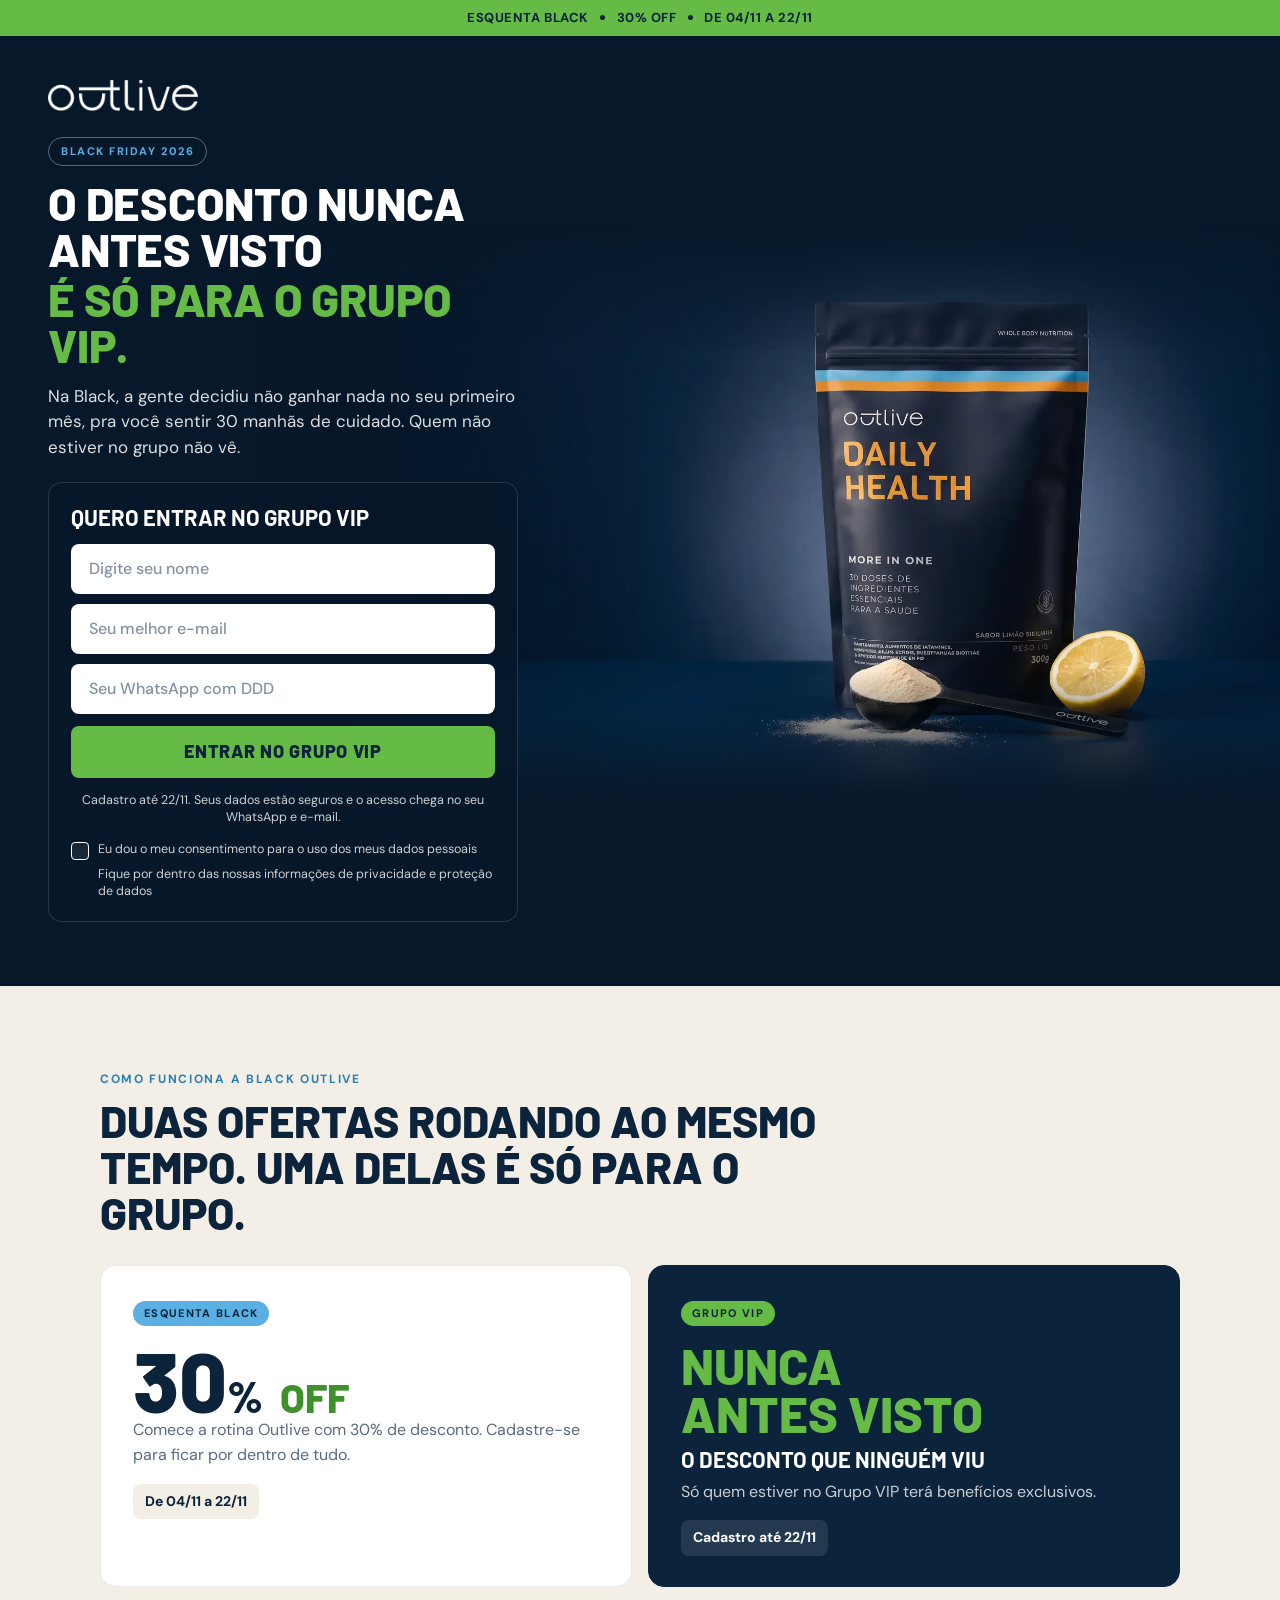
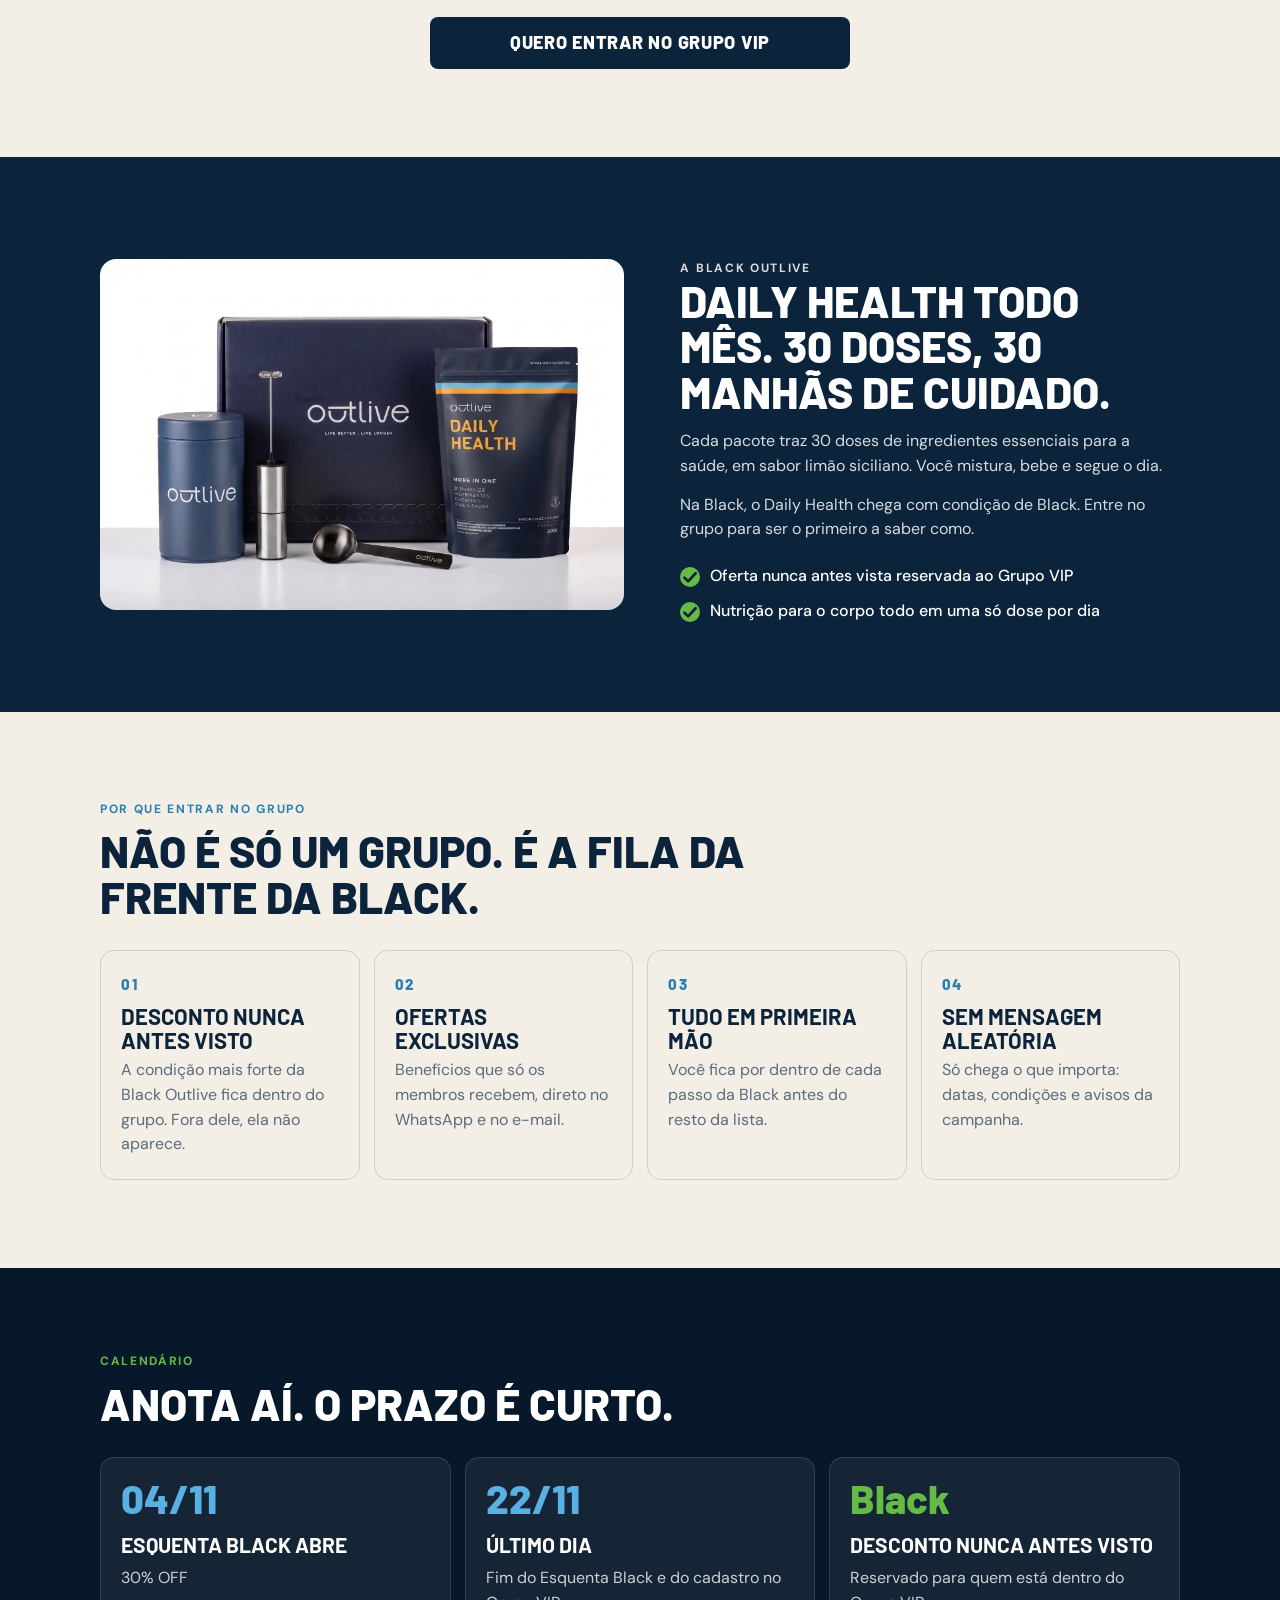
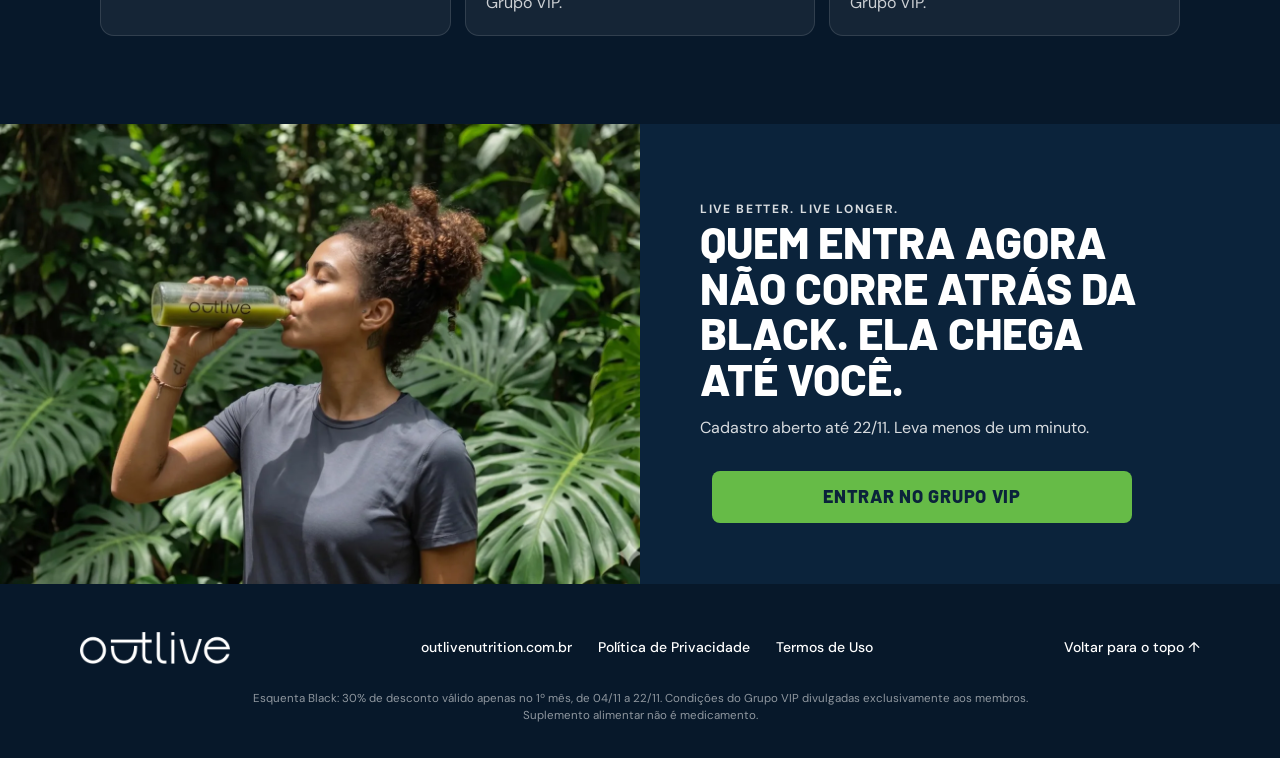
<file: index.html>
<!DOCTYPE html>
<html lang="pt-BR">
<head>
<meta charset="UTF-8">
<meta name="viewport" content="width=device-width, initial-scale=1.0">
<title>Outlive Nutrition | Black 2026 | Grupo VIP</title>
<meta name="description" content="Esquenta Black Outlive, de 04/11 a 22/11. Entre no Grupo VIP e fique com desconto nunca antes visto.">
<meta name="theme-color" content="#0B233B">
<link rel="icon" type="image/png" href="favicon.png">
<link rel="preconnect" href="https://fonts.googleapis.com">
<link rel="preconnect" href="https://fonts.gstatic.com" crossorigin>
<link href="https://fonts.googleapis.com/css2?family=Barlow:wght@600;700;800&family=DM+Sans:wght@400;500;700&display=swap" rel="stylesheet">
<link rel="stylesheet" href="style.css?v=1">
</head>
<body>

<div class="topbar">
  <p><strong>ESQUENTA BLACK</strong> <span class="topbar__dot"></span> 30% OFF <span class="topbar__dot"></span> de 04/11 a 22/11</p>
</div>

<header class="hero" id="top">
  <div class="hero__inner">
    <div class="hero__content">
      <img src="assets/outlive-logo-white.png" alt="Outlive" class="logo" width="700" height="146">

      <p class="eyebrow">Black Friday 2026</p>
      <h1 class="hero__title">
        O desconto nunca antes visto
        <span class="hero__title-hl">é só para o Grupo VIP.</span>
      </h1>

      <p class="hero__lead">
        Na Black, a gente decidiu não ganhar nada no seu primeiro mês, pra você sentir 30 manhãs de cuidado. Quem não estiver no grupo não vê.
      </p>

      <div class="hero__img-mobile">
        <img src="assets/hero-mobile.webp" alt="Outlive Daily Health, sabor limão siciliano, 300 g" width="1000" height="1000">
      </div>

      <div class="countdown" id="countdown" aria-live="off">
        <p class="countdown__label" id="countdown-label">O Esquenta Black começa em</p>
        <div class="countdown__grid">
          <div><span id="cd-d">00</span><small>dias</small></div>
          <div><span id="cd-h">00</span><small>horas</small></div>
          <div><span id="cd-m">00</span><small>min</small></div>
          <div><span id="cd-s">00</span><small>seg</small></div>
        </div>
      </div>

      <form class="vip-form" id="vip-form" novalidate>
        <p class="vip-form__title">Quero entrar no Grupo VIP</p>
        <div class="field">
          <input type="text" id="name" name="name" placeholder="Digite seu nome" autocomplete="name" required>
        </div>
        <div class="field">
          <input type="email" id="email" name="email" placeholder="Seu melhor e-mail" autocomplete="email" required>
        </div>
        <div class="field">
          <input type="tel" id="whatsapp" name="whatsapp" placeholder="Seu WhatsApp com DDD" autocomplete="tel" inputmode="tel" required>
        </div>

        <button type="submit" class="btn-cta" id="submit-btn">
          <span class="btn-cta__label">ENTRAR NO GRUPO VIP</span>
        </button>

        <p class="form__note">Cadastro até 22/11. Seus dados estão seguros e o acesso chega no seu WhatsApp e e-mail.</p>

        <label class="consent">
          <input type="checkbox" id="consent" name="consent" required>
          <span class="consent__box" aria-hidden="true"></span>
          <span>Eu dou o meu consentimento para o uso dos meus dados pessoais</span>
        </label>

        <a href="politica-privacidade.html" class="privacy-link">Fique por dentro das nossas informações de privacidade e proteção de dados</a>

        <p class="form__status" id="form-status" role="status" aria-live="polite"></p>
      </form>

      <div class="success" id="success" hidden>
        <p class="success__tag">Cadastro confirmado</p>
        <h2>Você está na lista VIP.</h2>
        <p id="success-text">Em instantes você recebe o acesso ao Grupo VIP no seu WhatsApp e e-mail. Fica de olho: o desconto nunca antes visto vai primeiro para o grupo.</p>
        <a href="#" class="btn-cta btn-cta--orange" id="success-btn" hidden>ENTRAR NO GRUPO AGORA</a>
      </div>
    </div>
  </div>
</header>

<main>

  <!-- Duas formas de entrar na Black -->
  <section class="offers">
    <div class="wrap">
      <p class="kicker">Como funciona a Black Outlive</p>
      <h2 class="h2">Duas ofertas rodando ao mesmo tempo. Uma delas é só para o grupo.</h2>

      <div class="offers__grid">
        <article class="card card--esquenta">
          <span class="card__badge">Esquenta Black</span>
          <p class="card__big">30<small>%</small> <em>OFF</em></p>
          <p>Comece a rotina Outlive com 30% de desconto. Cadastre-se para ficar por dentro de tudo.</p>
          <p class="card__date">De 04/11 a 22/11</p>
        </article>

        <article class="card card--vip">
          <span class="card__badge card__badge--orange">Grupo VIP</span>
          <p class="card__big card__big--text">Nunca<br>antes visto</p>
          <h3>O desconto que ninguém viu</h3>
          <p>Só quem estiver no Grupo VIP terá benefícios exclusivos.</p>
          <p class="card__date">Cadastro até 22/11</p>
        </article>
      </div>

      <a href="#top" class="btn-cta btn-cta--orange btn-cta--inline" data-scroll-to="name">QUERO ENTRAR NO GRUPO VIP</a>
    </div>
  </section>

  <!-- Assinatura -->
  <section class="sub">
    <div class="wrap sub__inner">
      <div class="sub__img">
        <img src="assets/kit.webp" alt="Kit Outlive com lata, mixer, medidor e Daily Health sabor limão siciliano" width="1600" height="1073" loading="lazy">
      </div>
      <div class="sub__text">
        <p class="kicker kicker--orange">A Black Outlive</p>
        <h2 class="h2 h2--light">Daily Health todo mês. 30 doses, 30 manhãs de cuidado.</h2>
        <p>Cada pacote traz 30 doses de ingredientes essenciais para a saúde, em sabor limão siciliano. Você mistura, bebe e segue o dia.</p>
        <p>Na Black, o Daily Health chega com condição de Black. Entre no grupo para ser o primeiro a saber como.</p>
        <ul class="ticks">
          <li>Oferta nunca antes vista reservada ao Grupo VIP</li>
          <li>Nutrição para o corpo todo em uma só dose por dia</li>
        </ul>
      </div>
    </div>
  </section>

  <!-- Benefícios do grupo -->
  <section class="perks">
    <div class="wrap">
      <p class="kicker">Por que entrar no grupo</p>
      <h2 class="h2">Não é só um grupo. É a fila da frente da Black.</h2>

      <div class="perks__grid">
        <div class="perk">
          <span class="perk__n">01</span>
          <h3>Desconto nunca antes visto</h3>
          <p>A condição mais forte da Black Outlive fica dentro do grupo. Fora dele, ela não aparece.</p>
        </div>
        <div class="perk">
          <span class="perk__n">02</span>
          <h3>Ofertas exclusivas</h3>
          <p>Benefícios que só os membros recebem, direto no WhatsApp e no e-mail.</p>
        </div>
        <div class="perk">
          <span class="perk__n">03</span>
          <h3>Tudo em primeira mão</h3>
          <p>Você fica por dentro de cada passo da Black antes do resto da lista.</p>
        </div>
        <div class="perk">
          <span class="perk__n">04</span>
          <h3>Sem mensagem aleatória</h3>
          <p>Só chega o que importa: datas, condições e avisos da campanha.</p>
        </div>
      </div>
    </div>
  </section>

  <!-- Linha do tempo -->
  <section class="timeline">
    <div class="wrap">
      <p class="kicker kicker--orange">Calendário</p>
      <h2 class="h2 h2--light">Anota aí. O prazo é curto.</h2>

      <ol class="steps">
        <li>
          <span class="steps__date">04/11</span>
          <h3>Esquenta Black abre</h3>
          <p>30% OFF</p>
        </li>
        <li>
          <span class="steps__date">22/11</span>
          <h3>Último dia</h3>
          <p>Fim do Esquenta Black e do cadastro no Grupo VIP.</p>
        </li>
        <li>
          <span class="steps__date steps__date--orange">Black</span>
          <h3>Desconto nunca antes visto</h3>
          <p>Reservado para quem está dentro do Grupo VIP.</p>
        </li>
      </ol>
    </div>
  </section>

  <!-- CTA final -->
  <section class="final">
    <div class="final__img">
      <img src="assets/lifestyle.webp" alt="Mulher bebendo Outlive em meio à natureza" width="1400" height="934" loading="lazy">
    </div>
    <div class="final__text">
      <p class="kicker kicker--orange">Live better. Live longer.</p>
      <h2 class="h2 h2--light">Quem entra agora não corre atrás da Black. Ela chega até você.</h2>
      <p>Cadastro aberto até 22/11. Leva menos de um minuto.</p>
      <a href="#top" class="btn-cta btn-cta--orange btn-cta--inline" data-scroll-to="name">ENTRAR NO GRUPO VIP</a>
    </div>
  </section>

</main>

<footer class="site-footer">
  <div class="footer__inner">
    <img src="assets/outlive-logo-white.png" alt="Outlive" class="logo logo--footer" width="700" height="146">
    <nav class="footer__links">
      <a href="https://outlivenutrition.com.br" target="_blank" rel="noopener">outlivenutrition.com.br</a>
      <a href="politica-privacidade.html">Política de Privacidade</a>
      <a href="politica-privacidade.html">Termos de Uso</a>
    </nav>
    <a href="#top" class="back-to-top">Voltar para o topo <span aria-hidden="true">&uarr;</span></a>
  </div>
  <p class="footer__legal">Esquenta Black: 30% de desconto válido apenas no 1º mês, de 04/11 a 22/11. Condições do Grupo VIP divulgadas exclusivamente aos membros. Suplemento alimentar não é medicamento.</p>
</footer>

<script src="script.js?v=1"></script>
</body>
</html>
</file>
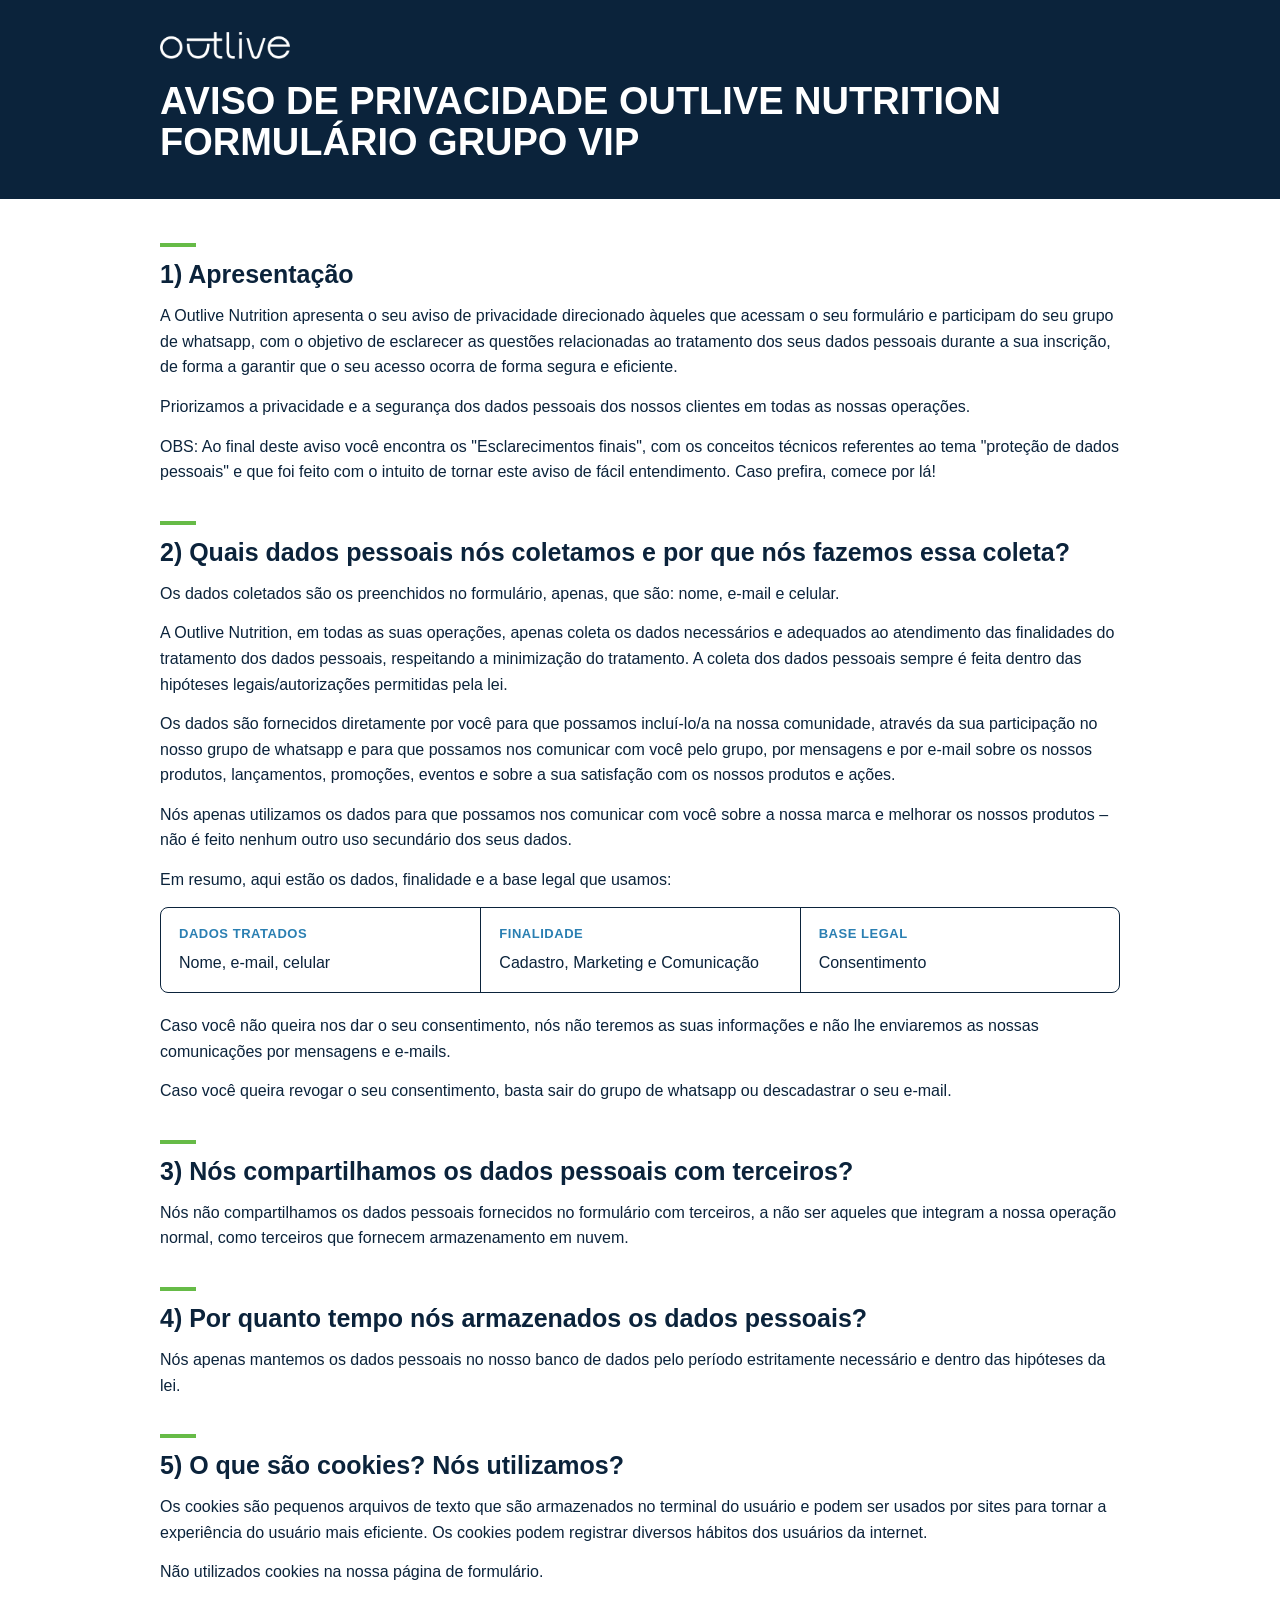
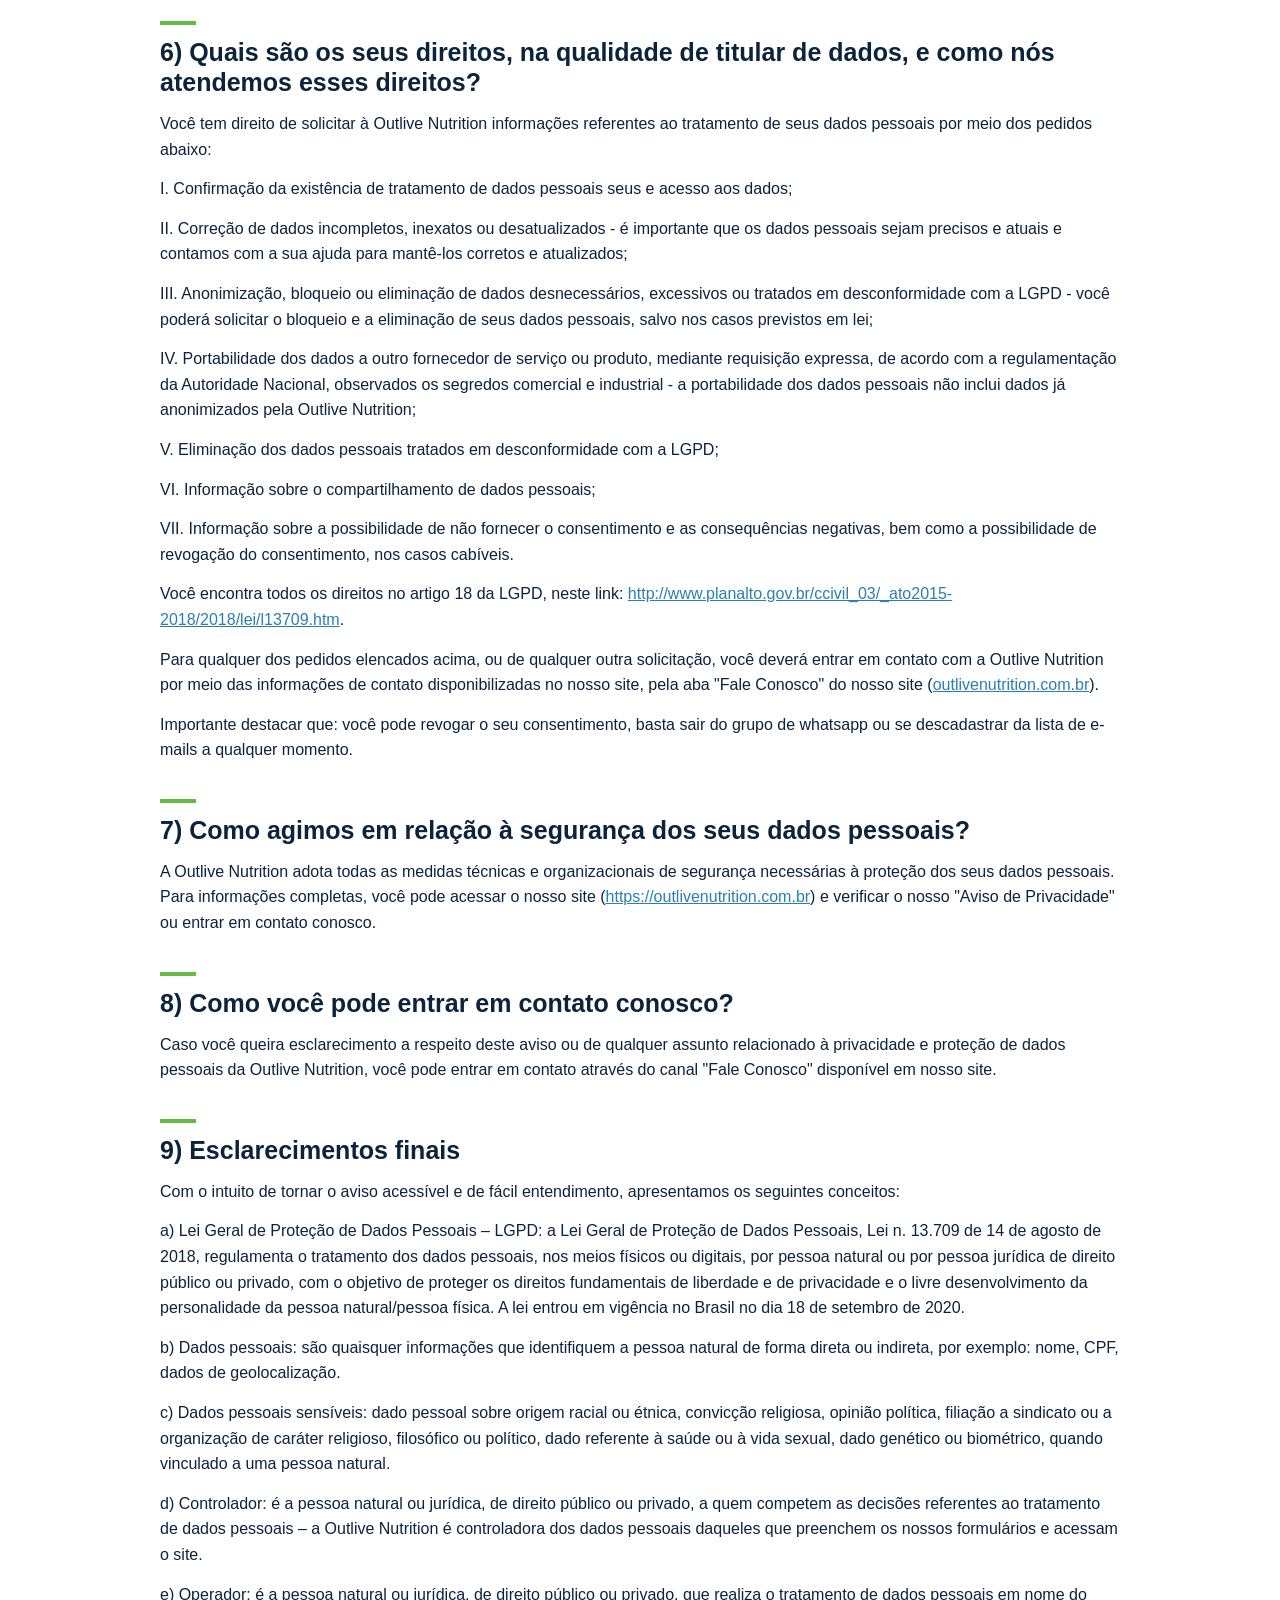
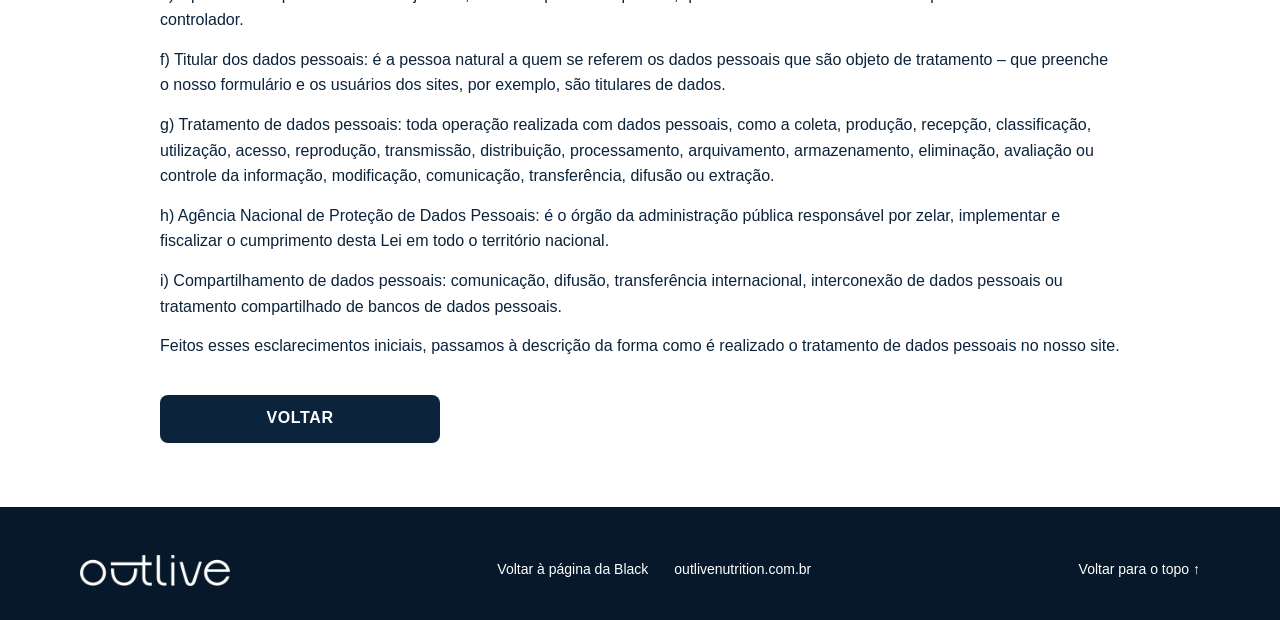
<file: politica-privacidade.html>
<!DOCTYPE html>
<html lang="pt-BR">
<head>
<meta charset="UTF-8">
<meta name="viewport" content="width=device-width, initial-scale=1.0">
<title>Outlive Nutrition | Aviso de Privacidade</title>
<link rel="icon" type="image/png" href="favicon.png">
<link rel="stylesheet" href="style.css?v=1">
<link rel="stylesheet" href="legal.css?v=1">
</head>
<body id="top">

<header class="legal-header">
  <div class="container legal-header__inner">
    <img src="assets/outlive-logo-white.png" alt="Outlive" class="legal-header__logo">
    <h1 class="legal-title">AVISO DE PRIVACIDADE OUTLIVE NUTRITION Formulário Grupo VIP</h1>
  </div>
</header>

<main class="legal-content">
  <div class="container">

    <section>
      <h2>1) Apresentação</h2>
      <p>A Outlive Nutrition apresenta o seu aviso de privacidade direcionado àqueles que acessam o seu formulário e participam do seu grupo de whatsapp, com o objetivo de esclarecer as questões relacionadas ao tratamento dos seus dados pessoais durante a sua inscrição, de forma a garantir que o seu acesso ocorra de forma segura e eficiente.</p>
      <p>Priorizamos a privacidade e a segurança dos dados pessoais dos nossos clientes em todas as nossas operações.</p>
      <p>OBS: Ao final deste aviso você encontra os "Esclarecimentos finais", com os conceitos técnicos referentes ao tema "proteção de dados pessoais" e que foi feito com o intuito de tornar este aviso de fácil entendimento. Caso prefira, comece por lá!</p>
    </section>

    <section>
      <h2>2) Quais dados pessoais nós coletamos e por que nós fazemos essa coleta?</h2>
      <p>Os dados coletados são os preenchidos no formulário, apenas, que são: nome, e-mail e celular.</p>
      <p>A Outlive Nutrition, em todas as suas operações, apenas coleta os dados necessários e adequados ao atendimento das finalidades do tratamento dos dados pessoais, respeitando a minimização do tratamento. A coleta dos dados pessoais sempre é feita dentro das hipóteses legais/autorizações permitidas pela lei.</p>
      <p>Os dados são fornecidos diretamente por você para que possamos incluí-lo/a na nossa comunidade, através da sua participação no nosso grupo de whatsapp e para que possamos nos comunicar com você pelo grupo, por mensagens e por e-mail sobre os nossos produtos, lançamentos, promoções, eventos e sobre a sua satisfação com os nossos produtos e ações.</p>
      <p>Nós apenas utilizamos os dados para que possamos nos comunicar com você sobre a nossa marca e melhorar os nossos produtos – não é feito nenhum outro uso secundário dos seus dados.</p>
      <p>Em resumo, aqui estão os dados, finalidade e a base legal que usamos:</p>

      <div class="legal-table">
        <div class="legal-table__item">
          <p class="legal-table__label">Dados tratados</p>
          <p>Nome, e-mail, celular</p>
        </div>
        <div class="legal-table__item">
          <p class="legal-table__label">Finalidade</p>
          <p>Cadastro, Marketing e Comunicação</p>
        </div>
        <div class="legal-table__item">
          <p class="legal-table__label">Base legal</p>
          <p>Consentimento</p>
        </div>
      </div>

      <p>Caso você não queira nos dar o seu consentimento, nós não teremos as suas informações e não lhe enviaremos as nossas comunicações por mensagens e e-mails.</p>
      <p>Caso você queira revogar o seu consentimento, basta sair do grupo de whatsapp ou descadastrar o seu e-mail.</p>
    </section>

    <section>
      <h2>3) Nós compartilhamos os dados pessoais com terceiros?</h2>
      <p>Nós não compartilhamos os dados pessoais fornecidos no formulário com terceiros, a não ser aqueles que integram a nossa operação normal, como terceiros que fornecem armazenamento em nuvem.</p>
    </section>

    <section>
      <h2>4) Por quanto tempo nós armazenados os dados pessoais?</h2>
      <p>Nós apenas mantemos os dados pessoais no nosso banco de dados pelo período estritamente necessário e dentro das hipóteses da lei.</p>
    </section>

    <section>
      <h2>5) O que são cookies? Nós utilizamos?</h2>
      <p>Os cookies são pequenos arquivos de texto que são armazenados no terminal do usuário e podem ser usados por sites para tornar a experiência do usuário mais eficiente. Os cookies podem registrar diversos hábitos dos usuários da internet.</p>
      <p>Não utilizados cookies na nossa página de formulário.</p>
    </section>

    <section>
      <h2>6) Quais são os seus direitos, na qualidade de titular de dados, e como nós atendemos esses direitos?</h2>
      <p>Você tem direito de solicitar à Outlive Nutrition informações referentes ao tratamento de seus dados pessoais por meio dos pedidos abaixo:</p>
      <p>I. Confirmação da existência de tratamento de dados pessoais seus e acesso aos dados;</p>
      <p>II. Correção de dados incompletos, inexatos ou desatualizados - é importante que os dados pessoais sejam precisos e atuais e contamos com a sua ajuda para mantê-los corretos e atualizados;</p>
      <p>III. Anonimização, bloqueio ou eliminação de dados desnecessários, excessivos ou tratados em desconformidade com a LGPD - você poderá solicitar o bloqueio e a eliminação de seus dados pessoais, salvo nos casos previstos em lei;</p>
      <p>IV. Portabilidade dos dados a outro fornecedor de serviço ou produto, mediante requisição expressa, de acordo com a regulamentação da Autoridade Nacional, observados os segredos comercial e industrial - a portabilidade dos dados pessoais não inclui dados já anonimizados pela Outlive Nutrition;</p>
      <p>V. Eliminação dos dados pessoais tratados em desconformidade com a LGPD;</p>
      <p>VI. Informação sobre o compartilhamento de dados pessoais;</p>
      <p>VII. Informação sobre a possibilidade de não fornecer o consentimento e as consequências negativas, bem como a possibilidade de revogação do consentimento, nos casos cabíveis.</p>
      <p>Você encontra todos os direitos no artigo 18 da LGPD, neste link: <a href="http://www.planalto.gov.br/ccivil_03/_ato2015-2018/2018/lei/l13709.htm" target="_blank" rel="noopener">http://www.planalto.gov.br/ccivil_03/_ato2015-2018/2018/lei/l13709.htm</a>.</p>
      <p>Para qualquer dos pedidos elencados acima, ou de qualquer outra solicitação, você deverá entrar em contato com a Outlive Nutrition por meio das informações de contato disponibilizadas no nosso site, pela aba "Fale Conosco" do nosso site (<a href="https://outlivenutrition.com.br" target="_blank" rel="noopener">outlivenutrition.com.br</a>).</p>
      <p>Importante destacar que: você pode revogar o seu consentimento, basta sair do grupo de whatsapp ou se descadastrar da lista de e-mails a qualquer momento.</p>
    </section>

    <section>
      <h2>7) Como agimos em relação à segurança dos seus dados pessoais?</h2>
      <p>A Outlive Nutrition adota todas as medidas técnicas e organizacionais de segurança necessárias à proteção dos seus dados pessoais. Para informações completas, você pode acessar o nosso site (<a href="https://outlivenutrition.com.br" target="_blank" rel="noopener">https://outlivenutrition.com.br</a>) e verificar o nosso "Aviso de Privacidade" ou entrar em contato conosco.</p>
    </section>

    <section>
      <h2>8) Como você pode entrar em contato conosco?</h2>
      <p>Caso você queira esclarecimento a respeito deste aviso ou de qualquer assunto relacionado à privacidade e proteção de dados pessoais da Outlive Nutrition, você pode entrar em contato através do canal "Fale Conosco" disponível em nosso site.</p>
    </section>

    <section>
      <h2>9) Esclarecimentos finais</h2>
      <p>Com o intuito de tornar o aviso acessível e de fácil entendimento, apresentamos os seguintes conceitos:</p>
      <p>a) Lei Geral de Proteção de Dados Pessoais – LGPD: a Lei Geral de Proteção de Dados Pessoais, Lei n. 13.709 de 14 de agosto de 2018, regulamenta o tratamento dos dados pessoais, nos meios físicos ou digitais, por pessoa natural ou por pessoa jurídica de direito público ou privado, com o objetivo de proteger os direitos fundamentais de liberdade e de privacidade e o livre desenvolvimento da personalidade da pessoa natural/pessoa física. A lei entrou em vigência no Brasil no dia 18 de setembro de 2020.</p>
      <p>b) Dados pessoais: são quaisquer informações que identifiquem a pessoa natural de forma direta ou indireta, por exemplo: nome, CPF, dados de geolocalização.</p>
      <p>c) Dados pessoais sensíveis: dado pessoal sobre origem racial ou étnica, convicção religiosa, opinião política, filiação a sindicato ou a organização de caráter religioso, filosófico ou político, dado referente à saúde ou à vida sexual, dado genético ou biométrico, quando vinculado a uma pessoa natural.</p>
      <p>d) Controlador: é a pessoa natural ou jurídica, de direito público ou privado, a quem competem as decisões referentes ao tratamento de dados pessoais – a Outlive Nutrition é controladora dos dados pessoais daqueles que preenchem os nossos formulários e acessam o site.</p>
      <p>e) Operador: é a pessoa natural ou jurídica, de direito público ou privado, que realiza o tratamento de dados pessoais em nome do controlador.</p>
      <p>f) Titular dos dados pessoais: é a pessoa natural a quem se referem os dados pessoais que são objeto de tratamento – que preenche o nosso formulário e os usuários dos sites, por exemplo, são titulares de dados.</p>
      <p>g) Tratamento de dados pessoais: toda operação realizada com dados pessoais, como a coleta, produção, recepção, classificação, utilização, acesso, reprodução, transmissão, distribuição, processamento, arquivamento, armazenamento, eliminação, avaliação ou controle da informação, modificação, comunicação, transferência, difusão ou extração.</p>
      <p>h) Agência Nacional de Proteção de Dados Pessoais: é o órgão da administração pública responsável por zelar, implementar e fiscalizar o cumprimento desta Lei em todo o território nacional.</p>
      <p>i) Compartilhamento de dados pessoais: comunicação, difusão, transferência internacional, interconexão de dados pessoais ou tratamento compartilhado de bancos de dados pessoais.</p>
      <p>Feitos esses esclarecimentos iniciais, passamos à descrição da forma como é realizado o tratamento de dados pessoais no nosso site.</p>
    </section>

    <button type="button" class="btn-cta btn-cta--inline" onclick="if (history.length > 1) { history.back(); } else { location.href = '/'; }">
      <span class="btn-cta__label">Voltar</span>
    </button>

  </div>
</main>

<footer class="site-footer">
  <div class="footer__inner">
    <img src="assets/outlive-logo-white.png" alt="Outlive" class="logo logo--footer">
    <nav class="footer__links">
      <a href="index.html">Voltar à página da Black</a>
      <a href="https://outlivenutrition.com.br" target="_blank" rel="noopener">outlivenutrition.com.br</a>
    </nav>
    <a href="#top" class="back-to-top">Voltar para o topo <span aria-hidden="true">&uarr;</span></a>
  </div>
</footer>

</body>
</html>
</file>
<file: style.css>
/* ==========================================================================
   OUTLIVE NUTRITION | Grupo VIP | Black 2026
   Cores: navy #0B233B | laranja #F2A03D | azul #5AB0E3 | creme #F4EFE6
   Fontes: Barlow (títulos) | DM Sans (textos)
   ========================================================================== */

:root {
  --navy: #0B233B;
  --navy-deep: #07182A;
  --navy-soft: #123454;
  --orange: #66BB47;
  --orange-dark: #3F8F2A;
  --blue: #5AB0E3;
  --cream: #F4EFE6;
  --white: #FFFFFF;
  --ink: #0B233B;
  --muted: #5B6B7B;
  --field: #FFFFFF;
  --placeholder: #8392A1;

  --font-head: "Barlow", "Arial Narrow", Arial, sans-serif;
  --font-body: "DM Sans", "Helvetica Neue", Arial, sans-serif;
}

*, *::before, *::after { box-sizing: border-box; }
html { scroll-behavior: smooth; -webkit-text-size-adjust: 100%; }
body {
  margin: 0;
  background: var(--cream);
  color: var(--ink);
  font-family: var(--font-body);
  font-size: 16px;
  line-height: 1.55;
  -webkit-font-smoothing: antialiased;
}
img { display: block; max-width: 100%; height: auto; }
a { color: inherit; }
button, input { font: inherit; }
[hidden] { display: none !important; }

.wrap { width: 100%; max-width: 1120px; margin: 0 auto; padding: 0 20px; }

/* ---- Barra de topo ------------------------------------------------------ */
.topbar {
  background: var(--orange);
  color: var(--navy);
  text-align: center;
  padding: 9px 16px;
  font-weight: 700;
  font-size: 12px;
  letter-spacing: .04em;
  text-transform: uppercase;
}
.topbar p { margin: 0; line-height: 1.35; }
.topbar__dot {
  display: inline-block;
  width: 5px; height: 5px;
  margin: 0 8px 2px;
  border-radius: 50%;
  background: var(--navy);
}

/* ---- Hero --------------------------------------------------------------- */
.hero {
  position: relative;
  background: var(--navy);
  color: var(--white);
  overflow: hidden;
}
.hero__inner { position: relative; z-index: 1; max-width: 1280px; margin: 0 auto; padding: 28px 20px 44px; }
.hero__content { max-width: 520px; margin: 0 auto; }

.logo { width: 128px; height: auto; }

.eyebrow {
  display: inline-block;
  margin: 26px 0 0;
  padding: 5px 12px;
  border: 1px solid rgba(255, 255, 255, .35);
  border-radius: 99px;
  font-weight: 700;
  font-size: 11px;
  letter-spacing: .14em;
  text-transform: uppercase;
  color: var(--blue);
}

.hero__title {
  margin: 14px 0 0;
  font-family: var(--font-head);
  font-weight: 800;
  font-size: clamp(34px, 9.6vw, 44px);
  line-height: 1;
  letter-spacing: -.005em;
  text-transform: uppercase;
}
.hero__title-hl { display: block; margin-top: 4px; color: var(--orange); }

.hero__lead {
  margin: 16px 0 0;
  font-size: 16px;
  line-height: 1.5;
  color: rgba(255, 255, 255, .86);
}

.hero__img-mobile {
  margin: 14px -20px 0;
  -webkit-mask-image: radial-gradient(ellipse 70% 70% at 50% 50%, #000 55%, transparent 100%);
  mask-image: radial-gradient(ellipse 70% 70% at 50% 50%, #000 55%, transparent 100%);
}

/* Contador */
.countdown { margin-top: 12px; }
.countdown__label {
  margin: 0 0 8px;
  font-weight: 700;
  font-size: 12px;
  letter-spacing: .1em;
  text-transform: uppercase;
  color: var(--blue);
}
.countdown__grid { display: grid; grid-template-columns: repeat(4, 1fr); gap: 8px; }
.countdown__grid div {
  padding: 10px 4px 8px;
  border-radius: 10px;
  background: rgba(255, 255, 255, .07);
  border: 1px solid rgba(255, 255, 255, .14);
  text-align: center;
}
.countdown__grid span {
  display: block;
  font-family: var(--font-head);
  font-weight: 800;
  font-size: 32px;
  line-height: 1;
  color: var(--white);
  font-variant-numeric: tabular-nums;
}
.countdown__grid small {
  display: block;
  margin-top: 4px;
  font-size: 10.5px;
  letter-spacing: .1em;
  text-transform: uppercase;
  color: rgba(255, 255, 255, .6);
}

/* ---- Formulário --------------------------------------------------------- */
.vip-form {
  margin-top: 22px;
  padding: 20px 18px 18px;
  border-radius: 14px;
  background: rgba(7, 24, 42, .78);
  border: 1px solid rgba(255, 255, 255, .14);
  -webkit-backdrop-filter: blur(6px);
  backdrop-filter: blur(6px);
}
.vip-form__title {
  margin: 0 0 14px;
  font-family: var(--font-head);
  font-weight: 700;
  font-size: 22px;
  line-height: 1.1;
  text-transform: uppercase;
}
.field + .field { margin-top: 10px; }
.field input[type="text"],
.field input[type="email"],
.field input[type="tel"] {
  display: block;
  width: 100%;
  height: 50px;
  padding: 0 16px;
  border: 2px solid transparent;
  border-radius: 8px;
  background: var(--field);
  color: var(--navy);
  font-weight: 500;
  font-size: 16px; /* 16px evita o zoom automático do iOS */
  outline: none;
  transition: border-color .15s ease, box-shadow .15s ease;
}
.field input::placeholder { color: var(--placeholder); opacity: 1; }
.field input:focus { border-color: var(--orange); }
.field input.is-invalid { border-color: #FF6B5E; box-shadow: 0 0 0 3px rgba(255, 107, 94, .35); }

.btn-cta {
  display: flex;
  align-items: center;
  justify-content: center;
  width: 100%;
  height: 52px;
  margin-top: 12px;
  padding: 0 20px;
  border: 0;
  border-radius: 8px;
  background: var(--orange);
  color: var(--navy);
  font-family: var(--font-head);
  font-weight: 800;
  font-size: 18px;
  letter-spacing: .04em;
  text-transform: uppercase;
  text-decoration: none;
  cursor: pointer;
  transition: background-color .15s ease, transform .15s ease;
}
.btn-cta:hover { background: var(--white); }
.btn-cta:active { transform: translateY(1px); }
.btn-cta:focus-visible { outline: 3px solid var(--blue); outline-offset: 3px; }
.btn-cta[disabled] { opacity: .6; cursor: wait; }

.form__note,
.consent,
.privacy-link { font-size: 12.5px; line-height: 1.4; color: rgba(255, 255, 255, .8); }
.form__note { margin: 14px 0 0; text-align: center; }

.consent { position: relative; display: flex; align-items: flex-start; gap: 9px; margin-top: 14px; cursor: pointer; }
.consent input { position: absolute; opacity: 0; width: 18px; height: 18px; margin: 0; }
.consent__box {
  flex: 0 0 18px;
  width: 18px; height: 18px;
  margin-top: 1px;
  border: 1.5px solid var(--white);
  border-radius: 4px;
  background: rgba(255, 255, 255, .08);
  transition: background-color .15s ease, border-color .15s ease;
}
.consent input:checked + .consent__box {
  background: var(--orange) url("data:image/svg+xml,%3Csvg xmlns='http://www.w3.org/2000/svg' viewBox='0 0 16 16'%3E%3Cpath d='M3.5 8.5l3 3 6-6.5' fill='none' stroke='%230B233B' stroke-width='2.2' stroke-linecap='round' stroke-linejoin='round'/%3E%3C/svg%3E") center / 100% no-repeat;
  border-color: var(--orange);
}
.consent input:focus-visible + .consent__box { outline: 3px solid var(--blue); outline-offset: 2px; }
.consent input.is-invalid + .consent__box { border-color: #FF6B5E; box-shadow: 0 0 0 3px rgba(255, 107, 94, .45); }

.privacy-link { display: block; margin-top: 6px; padding-left: 27px; text-decoration: none; }
.privacy-link:hover { text-decoration: underline; }

.form__status { margin: 0; font-weight: 700; font-size: 13.5px; line-height: 1.35; }
.form__status:not(:empty) {
  margin-top: 14px;
  padding: 10px 12px;
  border-left: 4px solid var(--white);
  border-radius: 4px;
  background: rgba(255, 255, 255, .1);
}
.form__status.is-error { border-left-color: #FF6B5E; }
.form__status.is-success { border-left-color: var(--orange); }

/* Sucesso */
.success {
  margin-top: 22px;
  padding: 24px 20px;
  border-radius: 14px;
  background: rgba(7, 24, 42, .82);
  border: 1px solid var(--orange);
}
.success__tag { margin: 0; font-weight: 700; font-size: 12px; letter-spacing: .12em; text-transform: uppercase; color: var(--orange); }
.success h2 { margin: 8px 0 10px; font-family: var(--font-head); font-weight: 800; font-size: 30px; line-height: 1.05; text-transform: uppercase; }
.success p { margin: 0; color: rgba(255, 255, 255, .88); }

/* ---- Seções ------------------------------------------------------------- */
.kicker {
  margin: 0 0 10px;
  font-weight: 700;
  font-size: 12px;
  letter-spacing: .14em;
  text-transform: uppercase;
  color: #2A7FB2;
}
.kicker--orange { color: var(--orange); }

.h2 {
  margin: 0;
  max-width: 760px;
  font-family: var(--font-head);
  font-weight: 800;
  font-size: clamp(28px, 7vw, 44px);
  line-height: 1.04;
  text-transform: uppercase;
  color: var(--navy);
}
.h2--light { color: var(--white); }

/* Ofertas */
.offers { padding: 56px 0 60px; }
.offers__grid { display: grid; gap: 16px; margin-top: 30px; }
.card {
  position: relative;
  padding: 26px 22px 24px;
  border-radius: 16px;
  background: var(--white);
  border: 1px solid rgba(11, 35, 59, .1);
}
.card h3 { margin: 10px 0 8px; font-family: var(--font-head); font-weight: 700; font-size: 22px; line-height: 1.1; text-transform: uppercase; }
.card p { margin: 0; color: var(--muted); }
.card__badge {
  display: inline-block;
  padding: 4px 11px;
  border-radius: 99px;
  background: var(--blue);
  color: var(--navy);
  font-weight: 700;
  font-size: 11px;
  letter-spacing: .12em;
  text-transform: uppercase;
}
.card__badge--orange { background: var(--orange); }
.card .card__big {
  margin: 16px 0 0;
  font-family: var(--font-head);
  font-weight: 800;
  font-size: 84px;
  line-height: .9;
  color: var(--navy);
}
.card__big small { font-size: 44px; }
.card__big em { font-style: normal; font-size: 40px; color: var(--orange-dark); }
.card .card__big--text { font-size: 50px; line-height: .95; text-transform: uppercase; }
.card .card__date {
  display: inline-block;
  margin-top: 16px;
  padding: 7px 12px;
  border-radius: 8px;
  background: var(--cream);
  font-weight: 700;
  font-size: 14px;
  color: var(--navy);
}
.card--vip { background: var(--navy); border-color: var(--navy); }
.card--vip h3 { color: var(--white); }
.card--vip p { color: rgba(255, 255, 255, .78); }
.card--vip .card__big { color: var(--orange); }
.card--vip .card__date { background: rgba(255, 255, 255, .1); color: var(--white); }

.btn-cta--inline { width: 100%; max-width: 420px; margin: 30px auto 0; padding: 0 20px; }
.btn-cta--orange { background: var(--navy); color: var(--white); }
.btn-cta--orange:hover { background: var(--orange); color: var(--navy); }
.sub .btn-cta--orange,
.timeline .btn-cta--orange,
.final .btn-cta--orange,
.success .btn-cta--orange { background: var(--orange); color: var(--navy); }
.final .btn-cta--orange:hover,
.success .btn-cta--orange:hover { background: var(--white); }

/* Assinatura */
.sub { background: var(--navy); color: var(--white); padding: 56px 0; }
.sub__inner { display: grid; gap: 28px; align-items: center; }
.sub__img img { border-radius: 16px; width: 100%; }
.sub__text p { margin: 14px 0 0; color: rgba(255, 255, 255, .84); }
.ticks { list-style: none; margin: 22px 0 0; padding: 0; display: grid; gap: 10px; }
.ticks li {
  position: relative;
  padding-left: 30px;
  font-weight: 500;
  color: var(--white);
}
.ticks li::before {
  content: "";
  position: absolute;
  left: 0; top: 3px;
  width: 20px; height: 20px;
  border-radius: 50%;
  background: var(--orange) url("data:image/svg+xml,%3Csvg xmlns='http://www.w3.org/2000/svg' viewBox='0 0 16 16'%3E%3Cpath d='M3.5 8.5l3 3 6-6.5' fill='none' stroke='%230B233B' stroke-width='2.2' stroke-linecap='round' stroke-linejoin='round'/%3E%3C/svg%3E") center / 100% no-repeat;
}

/* Benefícios */
.perks { padding: 60px 0; }
.perks__grid { display: grid; gap: 14px; margin-top: 30px; }
.perk { padding: 22px 20px; border-radius: 14px; border: 1.5px solid rgba(11, 35, 59, .16); }
.perk__n { font-family: var(--font-head); font-weight: 800; font-size: 15px; letter-spacing: .1em; color: #2A7FB2; }
.perk h3 { margin: 6px 0 6px; font-family: var(--font-head); font-weight: 700; font-size: 22px; line-height: 1.1; text-transform: uppercase; }
.perk p { margin: 0; color: var(--muted); }

/* Calendário */
.timeline { background: var(--navy-deep); color: var(--white); padding: 56px 0 60px; }
.steps { list-style: none; margin: 30px 0 0; padding: 0; display: grid; gap: 14px; }
.steps li { padding: 20px; border-radius: 14px; background: rgba(255, 255, 255, .06); border: 1px solid rgba(255, 255, 255, .12); }
.steps__date {
  display: inline-block;
  font-family: var(--font-head);
  font-weight: 800;
  font-size: 40px;
  line-height: 1;
  color: var(--blue);
}
.steps__date--orange { color: var(--orange); }
.steps h3 { margin: 8px 0 4px; font-family: var(--font-head); font-weight: 700; font-size: 21px; text-transform: uppercase; }
.steps p { margin: 0; color: rgba(255, 255, 255, .78); }

/* CTA final */
.final { background: var(--navy); color: var(--white); }
.final__img img { width: 100%; height: 100%; max-height: 380px; object-fit: cover; object-position: 60% 50%; }
.final__text { padding: 36px 20px 56px; max-width: 640px; margin: 0 auto; }
.final__text p { margin: 14px 0 0; color: rgba(255, 255, 255, .84); }

/* ---- Rodapé ------------------------------------------------------------- */
.site-footer { background: var(--navy-deep); color: var(--white); padding: 40px 20px 30px; }
.footer__inner { display: flex; flex-direction: column; align-items: center; gap: 20px; max-width: 1120px; margin: 0 auto; text-align: center; }
.logo--footer { width: 120px; }
.footer__links { display: flex; flex-wrap: wrap; justify-content: center; gap: 8px 26px; }
.footer__links a, .back-to-top { font-weight: 500; font-size: 14px; color: var(--white); text-decoration: none; }
.footer__links a:hover, .back-to-top:hover { color: var(--orange); }
.footer__legal { max-width: 780px; margin: 26px auto 0; font-size: 11.5px; line-height: 1.5; text-align: center; color: rgba(255, 255, 255, .55); }

/* ==========================================================================
   Tablet / Desktop
   ========================================================================== */
@media (min-width: 720px) {
  .offers__grid { grid-template-columns: 1fr 1fr; }
  .perks__grid { grid-template-columns: 1fr 1fr; }
  .steps { grid-template-columns: repeat(3, 1fr); }
  .btn-cta--inline { display: flex; width: auto; padding: 0 32px; }
}

@media (min-width: 900px) {
  .topbar { font-size: 13px; }

  .hero { background: var(--navy-deep); min-height: 720px; }
  .hero::before {
    content: "";
    position: absolute;
    top: 50%; right: 0;
    width: min(80%, 1260px);
    aspect-ratio: 2000 / 1116;
    transform: translateY(-50%);
    background: url("assets/hero-desktop.webp") center / cover no-repeat;
    -webkit-mask-image: linear-gradient(90deg, transparent 0%, #000 38%), linear-gradient(180deg, transparent 0%, #000 22%, #000 78%, transparent 100%);
    -webkit-mask-composite: source-in;
    mask-image: linear-gradient(90deg, transparent 0%, #000 38%), linear-gradient(180deg, transparent 0%, #000 22%, #000 78%, transparent 100%);
    mask-composite: intersect;
    pointer-events: none;
  }
  .hero__inner { padding: 44px 48px 64px; max-width: 1360px; }
  .hero__content { max-width: 470px; margin: 0; }
  .hero__img-mobile { display: none; }
  .logo { width: 150px; }
  .hero__title { font-size: 46px; }
  .hero__lead { font-size: 17px; }
  .countdown { margin-top: 24px; }
  .vip-form { margin-top: 22px; padding: 22px 22px 20px; }

  .offers { padding: 84px 0 88px; }
  .card { padding: 34px 32px 30px; }

  .sub { padding: 88px 0; }
  .sub__inner { grid-template-columns: 1.05fr 1fr; gap: 56px; }

  .perks { padding: 88px 0; }
  .perks__grid { grid-template-columns: repeat(4, 1fr); }

  .timeline { padding: 84px 0 88px; }

  .final { display: grid; grid-template-columns: 1fr 1fr; align-items: stretch; }
  .final__img img { max-height: none; min-height: 460px; }
  .final__text { align-self: center; max-width: 560px; margin: 0; padding: 56px 56px 56px 60px; }

  .site-footer { padding: 48px 20px 34px; }
  .footer__inner { flex-direction: row; justify-content: space-between; text-align: left; }
}

@media (prefers-reduced-motion: reduce) {
  html { scroll-behavior: auto; }
  * { transition: none !important; }
}
</file>
<file: legal.css>
/* Outlive Nutrition | Aviso de Privacidade (usa tokens e fontes do style.css) */
body { background: var(--white); color: var(--navy); }

.legal-header { background: var(--navy); color: var(--white); padding: 32px 20px 36px; }
.legal-header__inner { max-width: 960px; margin: 0 auto; }
.legal-header__logo { width: 130px; margin-bottom: 22px; }
.legal-title { margin: 0; font-family: var(--font-head); font-weight: 800; font-size: clamp(24px, 5vw, 38px); line-height: 1.08; text-transform: uppercase; }

.legal-content { padding: 44px 20px 64px; }
.legal-content .container { max-width: 960px; margin: 0 auto; }
.legal-content section { margin-bottom: 36px; }
.legal-content h2 { margin: 0 0 14px; font-family: var(--font-head); font-weight: 700; font-size: clamp(19px, 3.4vw, 25px); line-height: 1.2; color: var(--navy); }
.legal-content h2::before { content: ""; display: block; width: 36px; height: 4px; margin-bottom: 12px; background: var(--orange); }
.legal-content p { margin: 0 0 14px; font-size: 16px; line-height: 1.6; color: var(--navy); }
.legal-content a { color: #2A7FB2; word-break: break-word; }
.legal-content a:hover { text-decoration: none; }

.legal-table { display: grid; grid-template-columns: repeat(3, 1fr); margin: 8px 0 20px; border: 1px solid var(--navy); border-radius: 8px; overflow: hidden; }
.legal-table__item { padding: 16px 18px; }
.legal-table__item + .legal-table__item { border-left: 1px solid var(--navy); }
.legal-table__item p { margin: 0; }
.legal-table__label { margin-bottom: 6px !important; font-weight: 700; font-size: 13px !important; text-transform: uppercase; letter-spacing: .04em; color: #2A7FB2 !important; }

.legal-content .btn-cta--inline { width: 100%; max-width: 280px; margin: 24px 0 0; height: 48px; font-size: 16px; background: var(--navy); color: var(--white); }
.legal-content .btn-cta--inline:hover { background: var(--orange); color: var(--navy); }

@media (max-width: 640px) {
  .legal-table { grid-template-columns: 1fr; }
  .legal-table__item + .legal-table__item { border-left: 0; border-top: 1px solid var(--navy); }
}
</file>
